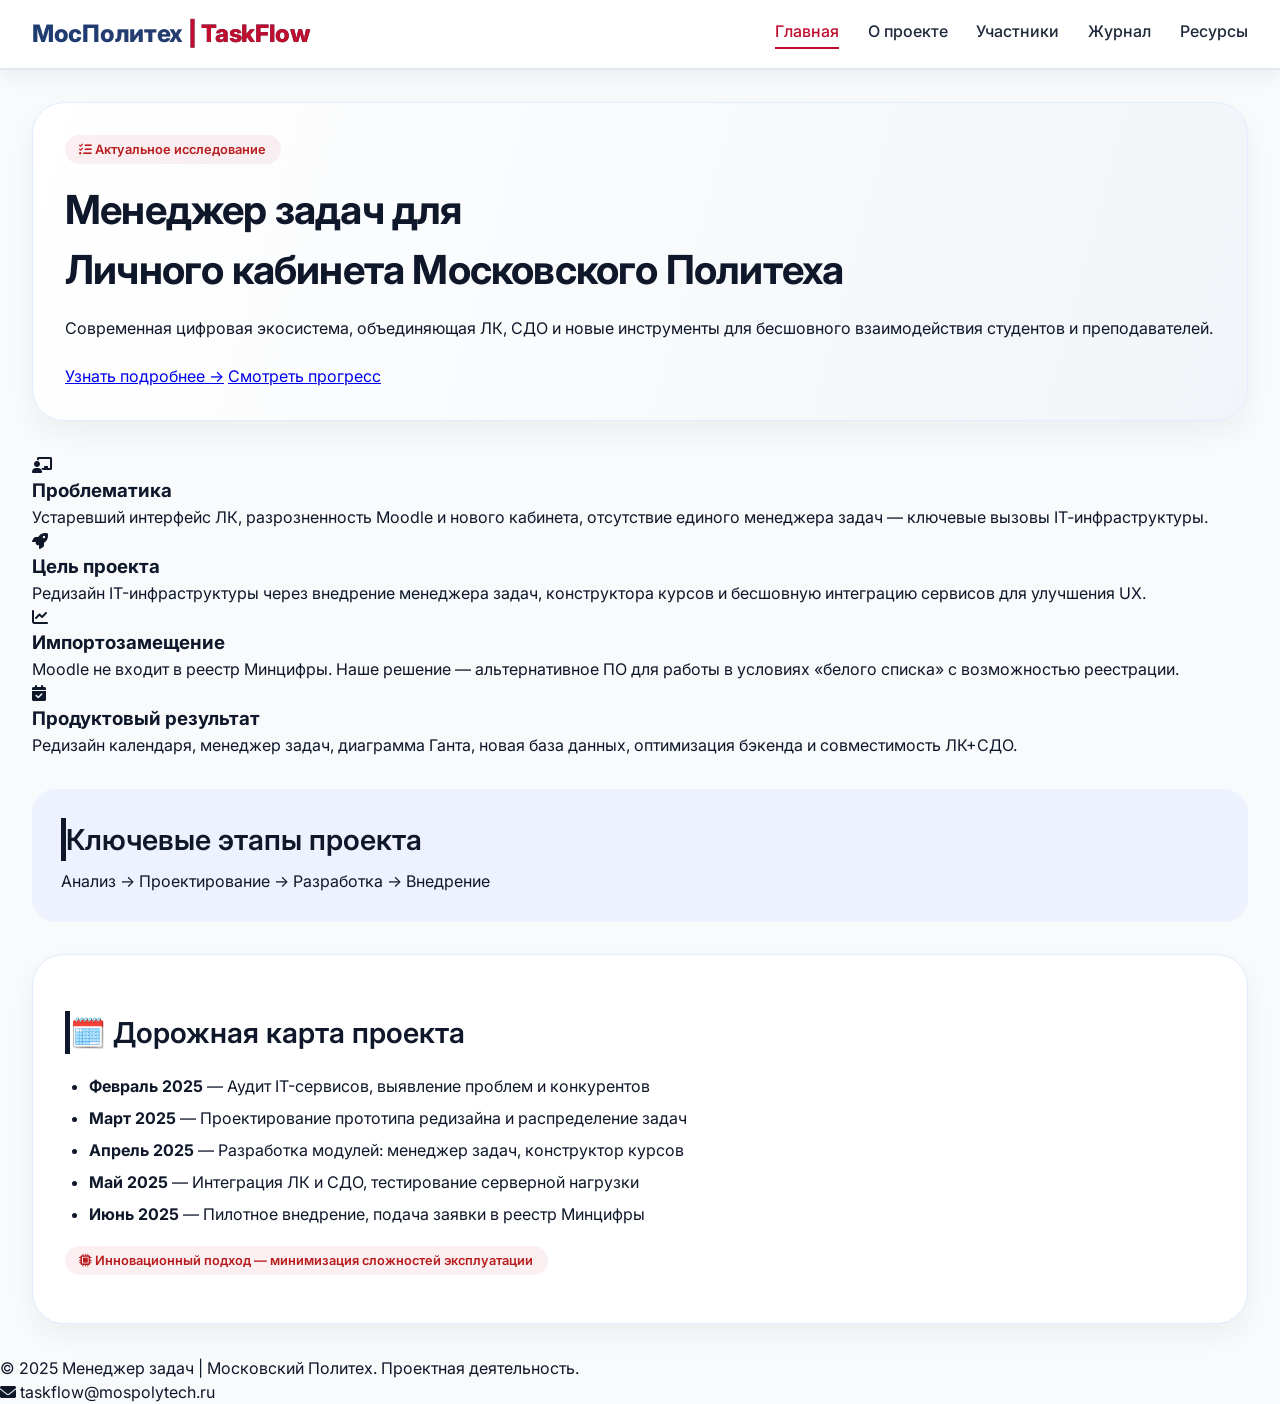
<file: site/index.html>
<!DOCTYPE html>
<html lang="ru">
<head>
    <meta charset="UTF-8">
    <meta name="viewport" content="width=device-width, initial-scale=1.0">
    <title>Менеджер задач | Московский Политех - Главная</title>
    <link rel="stylesheet" href="style.css">
    <link href="https://fonts.googleapis.com/css2?family=Inter:opsz,wght@14..32,300;14..32,400;14..32,500;14..32,600;14..32,700&display=swap" rel="stylesheet">
    <link rel="stylesheet" href="https://cdnjs.cloudflare.com/ajax/libs/font-awesome/6.0.0-beta3/css/all.min.css">
</head>
<body>
    <nav class="navbar">
        <div class="nav-container">
            <div class="logo">МосПолитех <span>| TaskFlow</span></div>
            <div class="nav-links">
                <a href="index.html" class="active">Главная</a>
                <a href="about.html">О проекте</a>
                <a href="team.html">Участники</a>
                <a href="journal.html">Журнал</a>
                <a href="resources.html">Ресурсы</a>
            </div>
        </div>
    </nav>

    <main class="container">
        <div class="hero">
            <div class="badge"><i class="fas fa-tasks"></i> Актуальное исследование</div>
            <h1>Менеджер задач для <br> Личного кабинета Московского Политеха</h1>
            <p>Современная цифровая экосистема, объединяющая ЛК, СДО и новые инструменты для бесшовного взаимодействия студентов и преподавателей.</p>
            <div style="margin-top: 1.5rem;">
                <a href="about.html" class="btn-primary">Узнать подробнее →</a>
                <a href="journal.html" class="btn-outline">Смотреть прогресс</a>
            </div>
        </div>

        <div class="grid-2">
            <div class="card">
                <div class="icon-lg"><i class="fas fa-chalkboard-user"></i></div>
                <h3>Проблематика</h3>
                <p>Устаревший интерфейс ЛК, разрозненность Moodle и нового кабинета, отсутствие единого менеджера задач — ключевые вызовы IT‑инфраструктуры.</p>
            </div>
            <div class="card">
                <div class="icon-lg"><i class="fas fa-rocket"></i></div>
                <h3>Цель проекта</h3>
                <p>Редизайн IT-инфраструктуры через внедрение менеджера задач, конструктора курсов и бесшовную интеграцию сервисов для улучшения UX.</p>
            </div>
            <div class="card">
                <div class="icon-lg"><i class="fas fa-chart-line"></i></div>
                <h3>Импортозамещение</h3>
                <p>Moodle не входит в реестр Минцифры. Наше решение — альтернативное ПО для работы в условиях «белого списка» с возможностью реестрации.</p>
            </div>
            <div class="card">
                <div class="icon-lg"><i class="fas fa-calendar-check"></i></div>
                <h3>Продуктовый результат</h3>
                <p>Редизайн календаря, менеджер задач, диаграмма Ганта, новая база данных, оптимизация бэкенда и совместимость ЛК+СДО.</p>
            </div>
        </div>

        <div style="background: #eef2ff; border-radius: 1.5rem; padding: 1.8rem; margin: 2rem 0;">
            <div style="display: flex; flex-wrap: wrap; align-items: center; justify-content: space-between;">
                <div>
                    <h2 style="margin:0 0 0.5rem 0;">Ключевые этапы проекта</h2>
                    <p style="margin:0">Анализ → Проектирование → Разработка → Внедрение</p>
                </div>
                <div>
                    <i class="fas fa-chart-simple" style="font-size: 3rem; color: #c00e2e;"></i>
                </div>
            </div>
        </div>

        <div class="hero" style="background: white;">
            <h2>🗓️ Дорожная карта проекта</h2>
            <ul style="margin-left: 1.5rem; line-height: 2;">
                <li><strong>Февраль 2025</strong> — Аудит IT-сервисов, выявление проблем и конкурентов</li>
                <li><strong>Март 2025</strong> — Проектирование прототипа редизайна и распределение задач</li>
                <li><strong>Апрель 2025</strong> — Разработка модулей: менеджер задач, конструктор курсов</li>
                <li><strong>Май 2025</strong> — Интеграция ЛК и СДО, тестирование серверной нагрузки</li>
                <li><strong>Июнь 2025</strong> — Пилотное внедрение, подача заявки в реестр Минцифры</li>
            </ul>
            <div class="badge" style="margin-top: 1rem;"><i class="fas fa-microchip"></i> Инновационный подход — минимизация сложностей эксплуатации</div>
        </div>
    </main>

    <footer class="footer">
        <p>© 2025 Менеджер задач | Московский Политех. Проектная деятельность.</p>
        <p><i class="fas fa-envelope"></i> taskflow@mospolytech.ru</p>
    </footer>
</body>
</html>
</file>
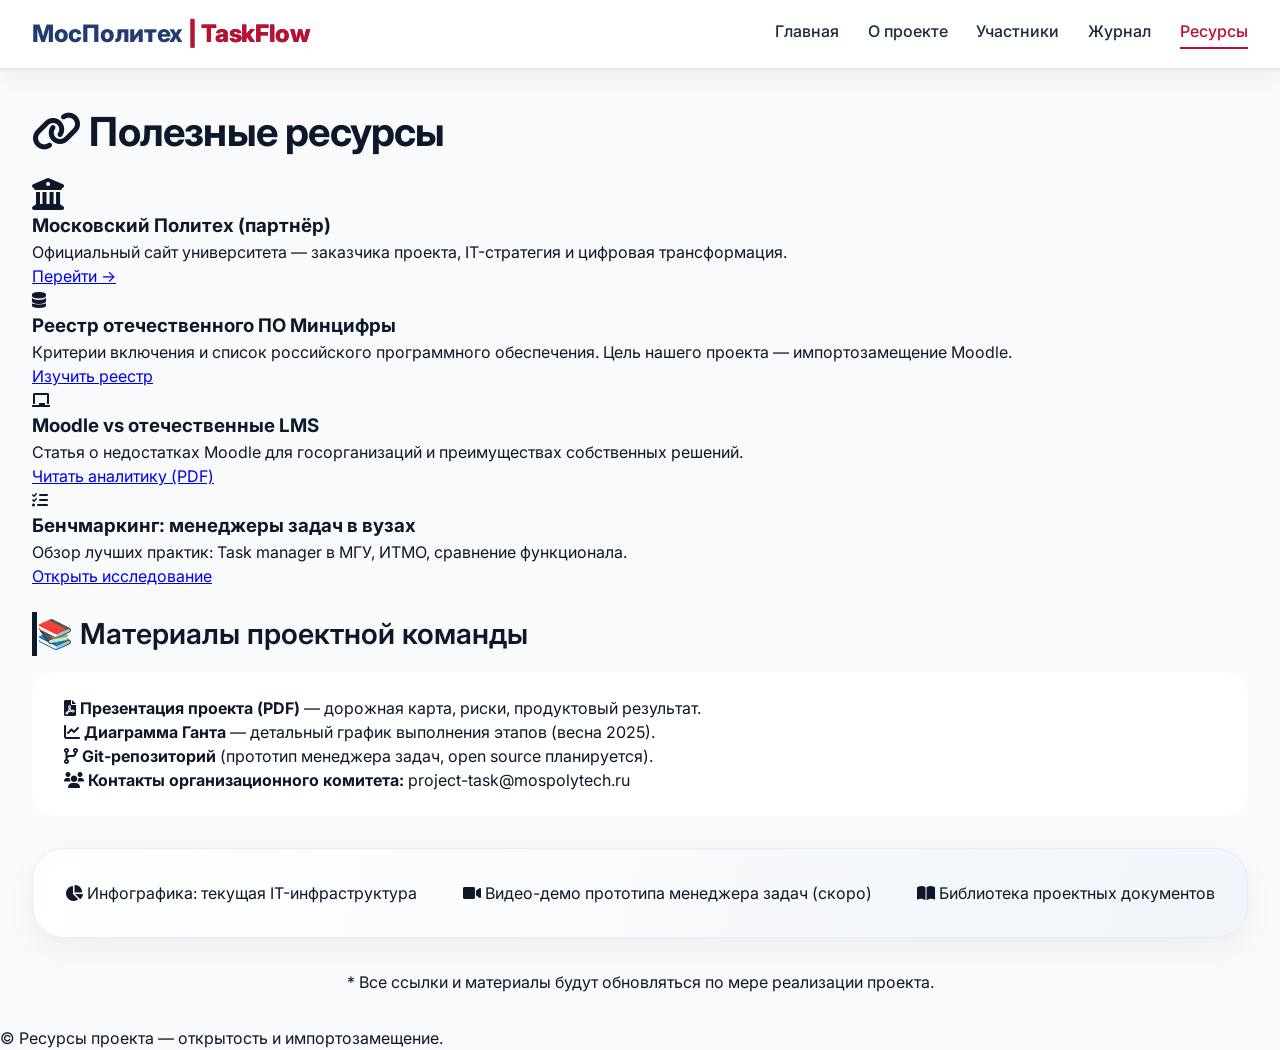
<file: site/resources.html>
<!DOCTYPE html>
<html lang="ru">
<head>
    <meta charset="UTF-8">
    <meta name="viewport" content="width=device-width, initial-scale=1.0">
    <title>Ресурсы | Полезные материалы</title>
    <link rel="stylesheet" href="style.css">
    <link href="https://fonts.googleapis.com/css2?family=Inter:opsz,wght@300;400;500;600;700&display=swap" rel="stylesheet">
    <link rel="stylesheet" href="https://cdnjs.cloudflare.com/ajax/libs/font-awesome/6.0.0-beta3/css/all.min.css">
</head>
<body>
    <nav class="navbar">
        <div class="nav-container">
            <div class="logo">МосПолитех <span>| TaskFlow</span></div>
            <div class="nav-links">
                <a href="index.html">Главная</a>
                <a href="about.html">О проекте</a>
                <a href="team.html">Участники</a>
                <a href="journal.html">Журнал</a>
                <a href="resources.html" class="active">Ресурсы</a>
            </div>
        </div>
    </nav>
    <main class="container">
        <h1><i class="fas fa-link"></i> Полезные ресурсы</h1>
        <div class="grid-2">
            <div class="card">
                <i class="fas fa-university" style="font-size: 2rem;"></i>
                <h3>Московский Политех (партнёр)</h3>
                <p>Официальный сайт университета — заказчика проекта, IT-стратегия и цифровая трансформация.</p>
                <a href="https://mospolytech.ru" target="_blank" class="btn-outline" style="margin-top: 0.5rem;">Перейти →</a>
            </div>
            <div class="card">
                <i class="fas fa-database"></i>
                <h3>Реестр отечественного ПО Минцифры</h3>
                <p>Критерии включения и список российского программного обеспечения. Цель нашего проекта — импортозамещение Moodle.</p>
                <a href="https://reestr.digital.gov.ru" target="_blank" class="btn-outline">Изучить реестр</a>
            </div>
            <div class="card">
                <i class="fas fa-chalkboard"></i>
                <h3>Moodle vs отечественные LMS</h3>
                <p>Статья о недостатках Moodle для госорганизаций и преимуществах собственных решений.</p>
                <a href="#" class="btn-outline">Читать аналитику (PDF)</a>
            </div>
            <div class="card">
                <i class="fas fa-tasks"></i>
                <h3>Бенчмаркинг: менеджеры задач в вузах</h3>
                <p>Обзор лучших практик: Task manager в МГУ, ИТМО, сравнение функционала.</p>
                <a href="#" class="btn-outline">Открыть исследование</a>
            </div>
        </div>

        <h2>📚 Материалы проектной команды</h2>
        <ul style="background: white; border-radius: 1.5rem; padding: 1.5rem 2rem; list-style-type: none;">
            <li><i class="fas fa-file-pdf"></i> <strong>Презентация проекта (PDF)</strong> — дорожная карта, риски, продуктовый результат.</li>
            <li><i class="fas fa-chart-line"></i> <strong>Диаграмма Ганта</strong> — детальный график выполнения этапов (весна 2025).</li>
            <li><i class="fas fa-code-branch"></i> <strong>Git-репозиторий</strong> (прототип менеджера задач, open source планируется).</li>
            <li><i class="fas fa-users"></i> <strong>Контакты организационного комитета:</strong> project-task@mospolytech.ru</li>
        </ul>

        <div class="hero" style="margin: 2rem 0; display: flex; flex-wrap: wrap; gap: 1rem; justify-content: space-between;">
            <div><i class="fas fa-chart-pie"></i> Инфографика: текущая IT-инфраструктура</div>
            <div><i class="fas fa-video"></i> Видео-демо прототипа менеджера задач (скоро)</div>
            <div><i class="fas fa-book-open"></i> Библиотека проектных документов</div>
        </div>
        <p style="text-align: center;">* Все ссылки и материалы будут обновляться по мере реализации проекта.</p>
    </main>
    <footer class="footer">
        <p>© Ресурсы проекта — открытость и импортозамещение.</p>
    </footer>
</body>
</html>
</file>
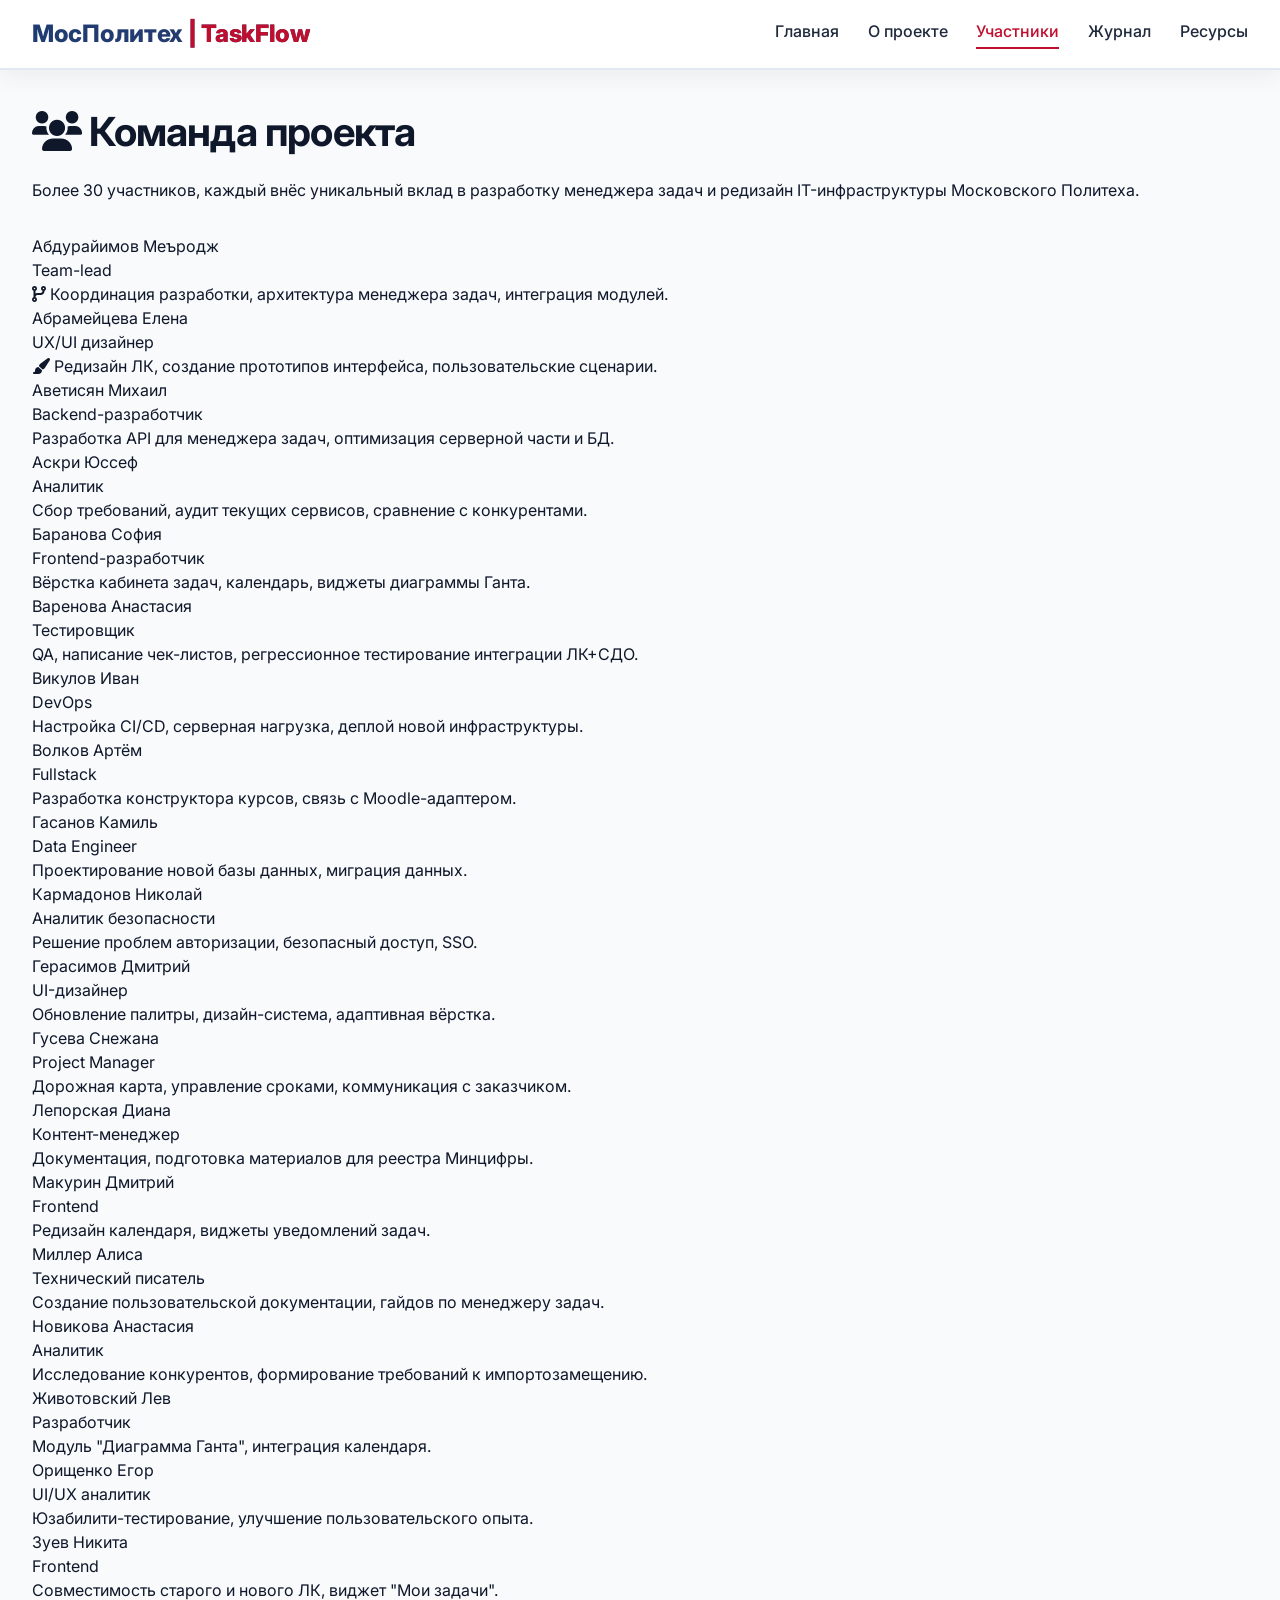
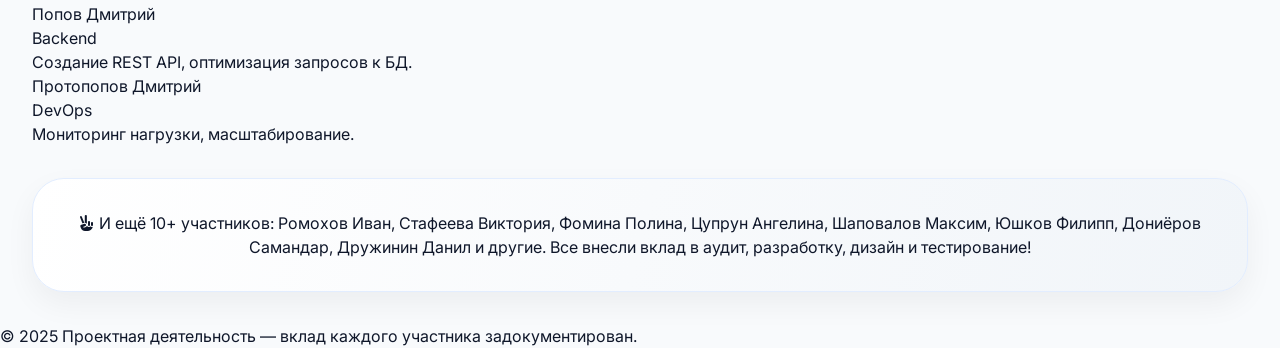
<file: site/team.html>
<!DOCTYPE html>
<html lang="ru">
<head>
    <meta charset="UTF-8">
    <meta name="viewport" content="width=device-width, initial-scale=1.0">
    <title>Участники | Вклад в проект</title>
    <link rel="stylesheet" href="style.css">
    <link href="https://fonts.googleapis.com/css2?family=Inter:opsz,wght@300;400;500;600;700&display=swap" rel="stylesheet">
    <link rel="stylesheet" href="https://cdnjs.cloudflare.com/ajax/libs/font-awesome/6.0.0-beta3/css/all.min.css">
</head>
<body>
    <nav class="navbar">
        <div class="nav-container">
            <div class="logo">МосПолитех <span>| TaskFlow</span></div>
            <div class="nav-links">
                <a href="index.html">Главная</a>
                <a href="about.html">О проекте</a>
                <a href="team.html" class="active">Участники</a>
                <a href="journal.html">Журнал</a>
                <a href="resources.html">Ресурсы</a>
            </div>
        </div>
    </nav>

    <main class="container">
        <h1><i class="fas fa-users"></i> Команда проекта</h1>
        <p style="margin-bottom: 2rem;">Более 30 участников, каждый внёс уникальный вклад в разработку менеджера задач и редизайн IT-инфраструктуры Московского Политеха.</p>
        <div class="member-grid">
            <div class="member-card"><div class="member-name">Абдурайимов Меъродж</div><div class="member-role">Team-lead</div><div class="contribution"><i class="fas fa-code-branch"></i> Координация разработки, архитектура менеджера задач, интеграция модулей.</div></div>
            <div class="member-card"><div class="member-name">Абрамейцева Елена</div><div class="member-role">UX/UI дизайнер</div><div class="contribution"><i class="fas fa-paintbrush"></i> Редизайн ЛК, создание прототипов интерфейса, пользовательские сценарии.</div></div>
            <div class="member-card"><div class="member-name">Аветисян Михаил</div><div class="member-role">Backend-разработчик</div><div class="contribution">Разработка API для менеджера задач, оптимизация серверной части и БД.</div></div>
            <div class="member-card"><div class="member-name">Аскри Юссеф</div><div class="member-role">Аналитик</div><div class="contribution">Сбор требований, аудит текущих сервисов, сравнение с конкурентами.</div></div>
            <div class="member-card"><div class="member-name">Баранова София</div><div class="member-role">Frontend-разработчик</div><div class="contribution">Вёрстка кабинета задач, календарь, виджеты диаграммы Ганта.</div></div>
            <div class="member-card"><div class="member-name">Варенова Анастасия</div><div class="member-role">Тестировщик</div><div class="contribution">QA, написание чек-листов, регрессионное тестирование интеграции ЛК+СДО.</div></div>
            <div class="member-card"><div class="member-name">Викулов Иван</div><div class="member-role">DevOps</div><div class="contribution">Настройка CI/CD, серверная нагрузка, деплой новой инфраструктуры.</div></div>
            <div class="member-card"><div class="member-name">Волков Артём</div><div class="member-role">Fullstack</div><div class="contribution">Разработка конструктора курсов, связь с Moodle-адаптером.</div></div>
            <div class="member-card"><div class="member-name">Гасанов Камиль</div><div class="member-role">Data Engineer</div><div class="contribution">Проектирование новой базы данных, миграция данных.</div></div>
            <div class="member-card"><div class="member-name">Кармадонов Николай</div><div class="member-role">Аналитик безопасности</div><div class="contribution">Решение проблем авторизации, безопасный доступ, SSO.</div></div>
            <div class="member-card"><div class="member-name">Герасимов Дмитрий</div><div class="member-role">UI-дизайнер</div><div class="contribution">Обновление палитры, дизайн-система, адаптивная вёрстка.</div></div>
            <div class="member-card"><div class="member-name">Гусева Снежана</div><div class="member-role">Project Manager</div><div class="contribution">Дорожная карта, управление сроками, коммуникация с заказчиком.</div></div>
            <div class="member-card"><div class="member-name">Лепорская Диана</div><div class="member-role">Контент-менеджер</div><div class="contribution">Документация, подготовка материалов для реестра Минцифры.</div></div>
            <div class="member-card"><div class="member-name">Макурин Дмитрий</div><div class="member-role">Frontend</div><div class="contribution">Редизайн календаря, виджеты уведомлений задач.</div></div>
            <div class="member-card"><div class="member-name">Миллер Алиса</div><div class="member-role">Технический писатель</div><div class="contribution">Создание пользовательской документации, гайдов по менеджеру задач.</div></div>
            <div class="member-card"><div class="member-name">Новикова Анастасия</div><div class="member-role">Аналитик</div><div class="contribution">Исследование конкурентов, формирование требований к импортозамещению.</div></div>
            <div class="member-card"><div class="member-name">Животовский Лев</div><div class="member-role">Разработчик</div><div class="contribution">Модуль "Диаграмма Ганта", интеграция календаря.</div></div>
            <div class="member-card"><div class="member-name">Орищенко Егор</div><div class="member-role">UI/UX аналитик</div><div class="contribution">Юзабилити-тестирование, улучшение пользовательского опыта.</div></div>
            <div class="member-card"><div class="member-name">Зуев Никита</div><div class="member-role">Frontend</div><div class="contribution">Совместимость старого и нового ЛК, виджет "Мои задачи".</div></div>
            <div class="member-card"><div class="member-name">Попов Дмитрий</div><div class="member-role">Backend</div><div class="contribution">Создание REST API, оптимизация запросов к БД.</div></div>
            <div class="member-card"><div class="member-name">Протопопов Дмитрий</div><div class="member-role">DevOps</div><div class="contribution">Мониторинг нагрузки, масштабирование.</div></div>
        </div>
        <div class="hero" style="margin-top: 2rem; text-align: center;">
            <i class="fas fa-hand-peace"></i> И ещё 10+ участников: Ромохов Иван, Стафеева Виктория, Фомина Полина, Цупрун Ангелина, Шаповалов Максим, Юшков Филипп, Дониёров Самандар, Дружинин Данил и другие. Все внесли вклад в аудит, разработку, дизайн и тестирование!
        </div>
    </main>
    <footer class="footer">
        <p>© 2025 Проектная деятельность — вклад каждого участника задокументирован.</p>
    </footer>
</body>
</html>
</file>
<file: site/style.css>
/* style.css — единый стиль для всех страниц */
* {
    margin: 0;
    padding: 0;
    box-sizing: border-box;
}

body {
    font-family: 'Inter', sans-serif;
    background-color: #f8fafc;
    color: #0f172a;
    line-height: 1.5;
}

.navbar {
    background: #ffffff;
    box-shadow: 0 8px 20px rgba(0,0,0,0.05);
    position: sticky;
    top: 0;
    z-index: 100;
    border-bottom: 2px solid #e2e8f0;
}

.nav-container {
    max-width: 1280px;
    margin: 0 auto;
    padding: 1rem 2rem;
    display: flex;
    flex-wrap: wrap;
    justify-content: space-between;
    align-items: center;
    gap: 1rem;
}

.logo {
    font-weight: 800;
    font-size: 1.5rem;
    background: linear-gradient(135deg, #1e3c72, #2b3b6e);
    -webkit-background-clip: text;
    background-clip: text;
    color: transparent;
    letter-spacing: -0.3px;
}

.logo span {
    background: none;
    color: #c00e2e;
}

.nav-links {
    display: flex;
    gap: 1.8rem;
    flex-wrap: wrap;
}

.nav-links a {
    text-decoration: none;
    font-weight: 500;
    color: #1e293b;
    transition: 0.2s;
    font-size: 1rem;
}

.nav-links a:hover, .nav-links a.active {
    color: #c00e2e;
    border-bottom: 2px solid #c00e2e;
    padding-bottom: 4px;
}

.container {
    max-width: 1280px;
    margin: 2rem auto;
    padding: 0 2rem;
}

.hero {
    background: linear-gradient(105deg, #ffffff 0%, #f1f5f9 100%);
    border-radius: 2rem;
    padding: 2rem;
    margin-bottom: 2rem;
    box-shadow: 0 12px 30px rgba(0,0,0,0.05);
    border: 1px solid #e2edff;
}

.badge {
    background: #c00e2e10;
    color: #b91c1c;
    padding: 0.3rem 0.9rem;
    border-radius: 30px;
    font-size: 0.8rem;
    font-weight: 600;
    display: inline-block;
    margin-bottom: 1rem;
}

h1 {
    font-size: 2.5rem;
    font-weight: 700;
    margin-bottom: 1rem;
    letter-spacing: -0.02em;
}

h2 {
    font-size: 1.8rem;
    font-weight: 600;
    margin: 1.5rem 0 1rem;
    border-left: 5px solid
</file>
